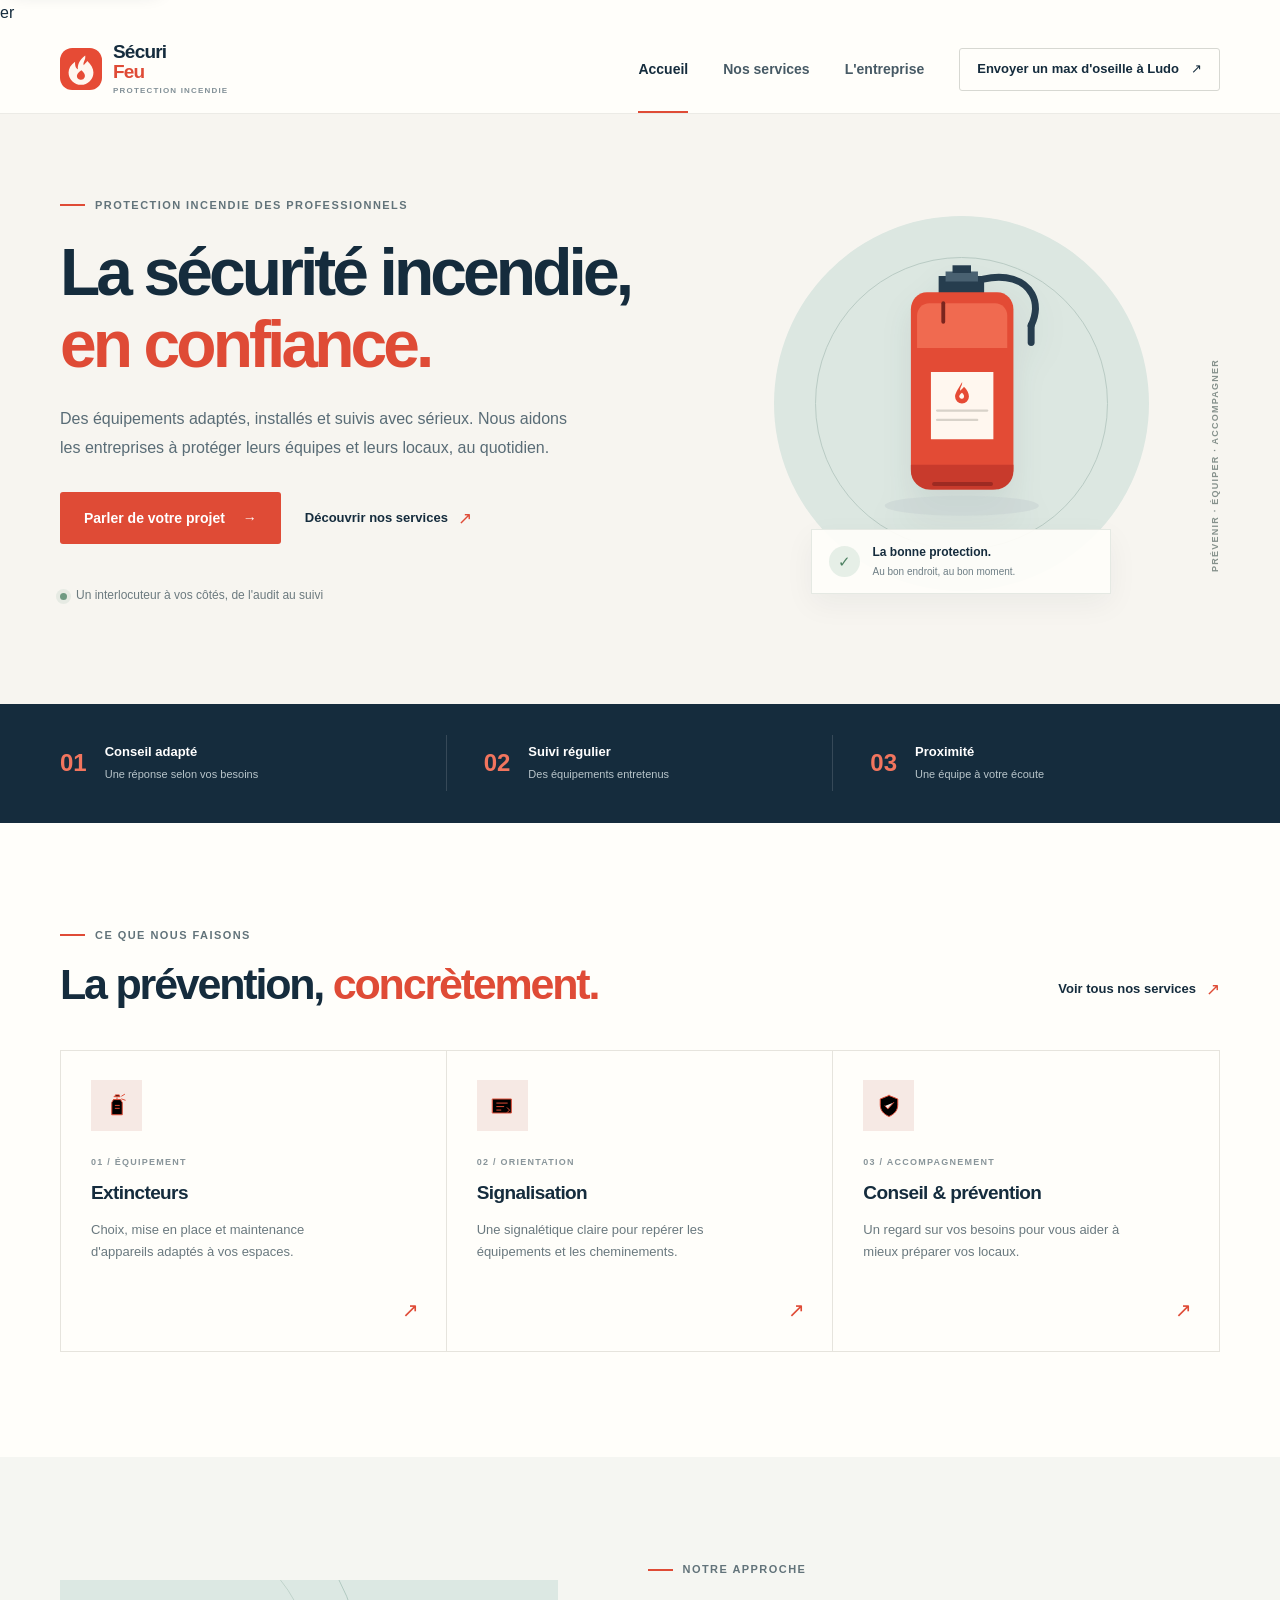
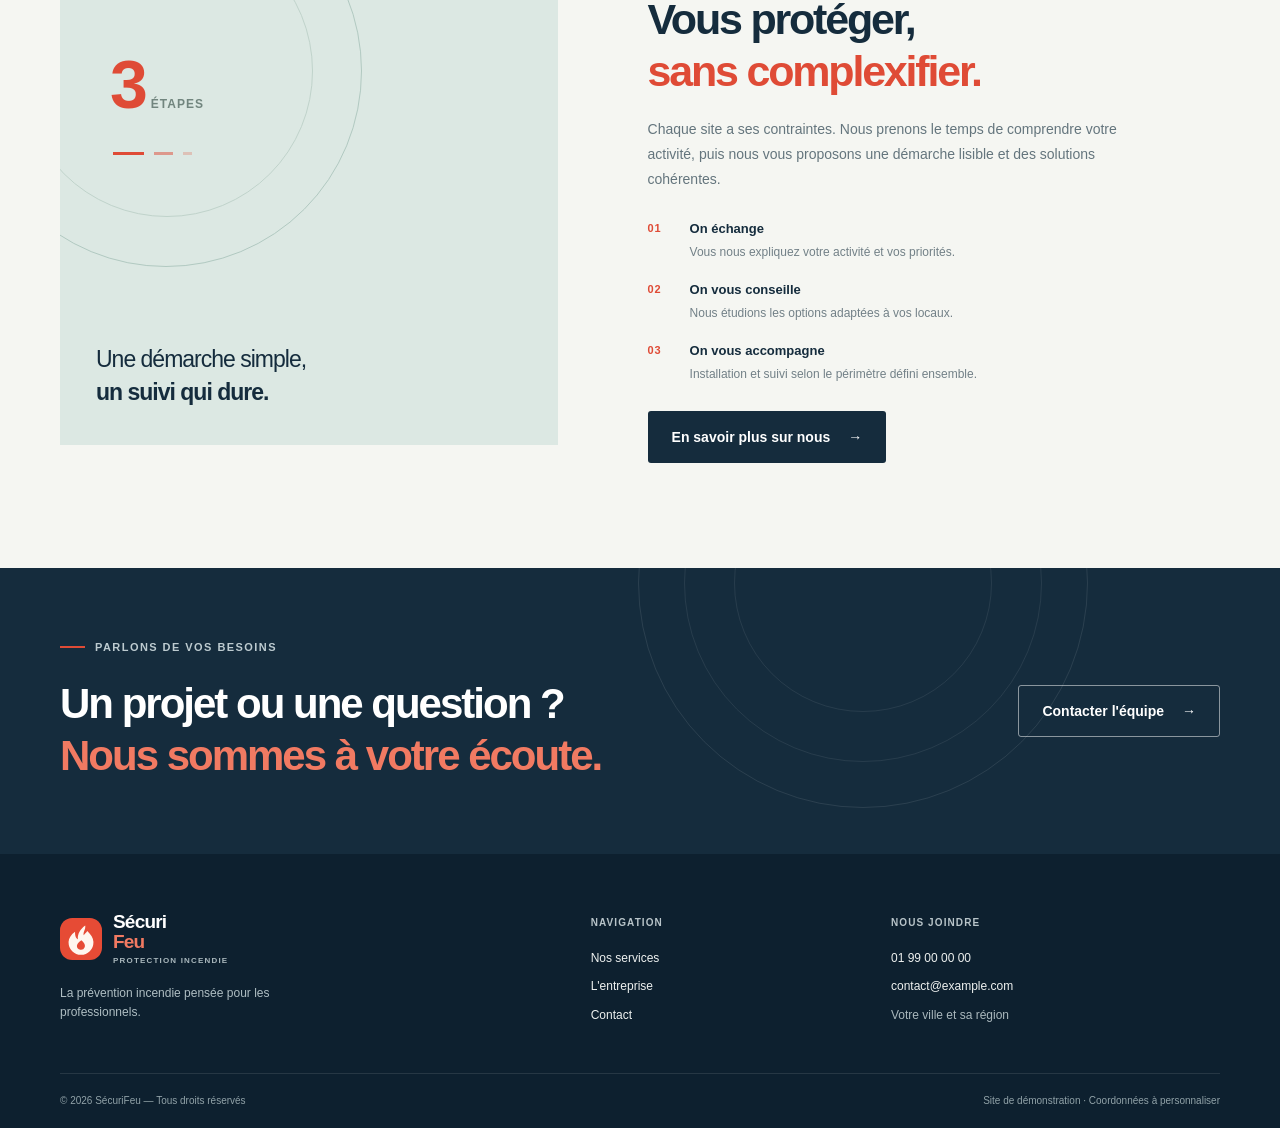
<file: index.html>
er<!doctype html>
<html lang="fr">
  <head>
    <meta charset="utf-8">
    <meta name="viewport" content="width=device-width, initial-scale=1">
    <meta name="description" content="SécuriFeu accompagne les entreprises dans le choix, l'installation et la maintenance de leurs équipements de protection incendie.">
    <meta name="theme-color" content="#102638">
    <title>SécuriFeu — La sécurité incendie, en confiance</title>
    <link rel="icon" href="assets/img/mark.svg" type="image/svg+xml">
    <link rel="stylesheet" href="assets/css/style.css">
    <script src="assets/js/main.js" defer></script>
  </head>
  <body>
    <a class="skip-link" href="#contenu">Aller au contenu</a>
    <header class="site-header">
      <div class="container header-inner">
        <a class="brand" href="index.html" aria-label="SécuriFeu, accueil">
          <img src="assets/img/mark.svg" width="42" height="42" alt="">
          <span class="brand-name">Sécuri<span>Feu</span><small>PROTECTION INCENDIE</small></span>
        </a>
        <button class="menu-toggle" type="button" aria-expanded="false" aria-controls="primary-nav">
          <span class="sr-only">Ouvrir le menu</span>
          <span></span><span></span><span></span>
        </button>
        <nav class="primary-nav" id="primary-nav" aria-label="Navigation principale">
          <a class="nav-link is-current" href="index.html" aria-current="page">Accueil</a>
          <a class="nav-link" href="services.html">Nos services</a>
          <a class="nav-link" href="entreprise.html">L'entreprise</a>
          <a class="button button-small button-outline" href="contact.html">Envoyer un max d'oseille à Ludo<span aria-hidden="true">↗</span></a>
        </nav>
      </div>
    </header>

    <main id="contenu">
      <section class="hero">
        <div class="container hero-grid">
          <div class="hero-copy">
            <p class="eyebrow"><span class="eyebrow-line"></span> Protection incendie des professionnels</p>
            <h1>La sécurité incendie,<br><em>en confiance.</em></h1>
            <p class="hero-intro">Des équipements adaptés, installés et suivis avec sérieux. Nous aidons les entreprises à protéger leurs équipes et leurs locaux, au quotidien.</p>
            <div class="hero-actions">
              <a class="button button-primary" href="contact.html">Parler de votre projet <span aria-hidden="true">→</span></a>
              <a class="text-link" href="services.html">Découvrir nos services <span aria-hidden="true">↗</span></a>
            </div>
            <div class="hero-note"><span class="status-dot"></span> Un interlocuteur à vos côtés, de l'audit au suivi</div>
          </div>
          <div class="hero-visual">
            <div class="visual-shape visual-shape-one"></div>
            <div class="visual-shape visual-shape-two"></div>
            <div class="visual-card">
              <img src="assets/img/extinguisher.svg" alt="Illustration d'un extincteur rouge" width="286" height="350">
              <div class="visual-caption"><span class="caption-icon" aria-hidden="true">✓</span><span><strong>La bonne protection.</strong><small>Au bon endroit, au bon moment.</small></span></div>
            </div>
            <span class="visual-label">PRÉVENIR · ÉQUIPER · ACCOMPAGNER</span>
          </div>
        </div>
      </section>

      <section class="trust-strip" aria-label="Nos engagements">
        <div class="container trust-grid">
          <div class="trust-item"><span class="trust-number">01</span><span><strong>Conseil adapté</strong><small>Une réponse selon vos besoins</small></span></div>
          <div class="trust-item"><span class="trust-number">02</span><span><strong>Suivi régulier</strong><small>Des équipements entretenus</small></span></div>
          <div class="trust-item"><span class="trust-number">03</span><span><strong>Proximité</strong><small>Une équipe à votre écoute</small></span></div>
        </div>
      </section>

      <section class="section section-services">
        <div class="container">
          <div class="section-heading">
            <div><p class="eyebrow"><span class="eyebrow-line"></span> Ce que nous faisons</p><h2>La prévention, <em>concrètement.</em></h2></div>
            <a class="text-link" href="services.html">Voir tous nos services <span aria-hidden="true">↗</span></a>
          </div>
          <div class="service-grid">
            <a class="service-card" href="services.html#extincteurs">
              <span class="service-icon" aria-hidden="true"><svg viewBox="0 0 48 48"><path d="M19 8h10m-8 0V5h7v3m-9 5h11l3 5v21H15V18l3-5Zm2 10h7m-7 5h7m-4-15v-3m8-3 5-3m-5 8 6 2"/></svg></span>
              <span class="service-index">01 / ÉQUIPEMENT</span><h3>Extincteurs</h3><p>Choix, mise en place et maintenance d'appareils adaptés à vos espaces.</p><span class="card-arrow" aria-hidden="true">↗</span>
            </a>
            <a class="service-card" href="services.html#signalisation">
              <span class="service-icon" aria-hidden="true"><svg viewBox="0 0 48 48"><path d="M8 12h32v24H8zM15 19h18M15 25h12m-12 6h7m11-4 4 4-4 4"/></svg></span>
              <span class="service-index">02 / ORIENTATION</span><h3>Signalisation</h3><p>Une signalétique claire pour repérer les équipements et les cheminements.</p><span class="card-arrow" aria-hidden="true">↗</span>
            </a>
            <a class="service-card" href="services.html#conseil">
              <span class="service-icon" aria-hidden="true"><svg viewBox="0 0 48 48"><path d="M24 6 39 12v10c0 10-6 16-15 20C15 38 9 32 9 22V12l15-6Zm-7 18 5 5 10-11"/></svg></span>
              <span class="service-index">03 / ACCOMPAGNEMENT</span><h3>Conseil &amp; prévention</h3><p>Un regard sur vos besoins pour vous aider à mieux préparer vos locaux.</p><span class="card-arrow" aria-hidden="true">↗</span>
            </a>
          </div>
        </div>
      </section>

      <section class="section section-approach">
        <div class="container approach-grid">
          <div class="approach-visual">
            <div class="approach-number">3<span>étapes</span></div>
            <div class="approach-lines" aria-hidden="true"><span></span><span></span><span></span></div>
            <p>Une démarche simple,<br><strong>un suivi qui dure.</strong></p>
          </div>
          <div class="approach-copy">
            <p class="eyebrow"><span class="eyebrow-line"></span> Notre approche</p>
            <h2>Vous protéger,<br><em>sans complexifier.</em></h2>
            <p class="body-copy">Chaque site a ses contraintes. Nous prenons le temps de comprendre votre activité, puis nous vous proposons une démarche lisible et des solutions cohérentes.</p>
            <ol class="steps-list">
              <li><span>01</span><div><strong>On échange</strong><p>Vous nous expliquez votre activité et vos priorités.</p></div></li>
              <li><span>02</span><div><strong>On vous conseille</strong><p>Nous étudions les options adaptées à vos locaux.</p></div></li>
              <li><span>03</span><div><strong>On vous accompagne</strong><p>Installation et suivi selon le périmètre défini ensemble.</p></div></li>
            </ol>
            <a class="button button-dark" href="entreprise.html">En savoir plus sur nous <span aria-hidden="true">→</span></a>
          </div>
        </div>
      </section>

      <section class="cta-band">
        <div class="container cta-inner">
          <div><p class="eyebrow eyebrow-light"><span class="eyebrow-line"></span> Parlons de vos besoins</p><h2>Un projet ou une question ?<br><em>Nous sommes à votre écoute.</em></h2></div>
          <a class="button button-light" href="contact.html">Contacter l'équipe <span aria-hidden="true">→</span></a>
        </div>
        <div class="cta-orb" aria-hidden="true"></div>
      </section>
    </main>

    <footer class="site-footer">
      <div class="container footer-main">
        <div class="footer-brand">
          <a class="brand brand-light" href="index.html"><img src="assets/img/mark.svg" width="42" height="42" alt=""><span class="brand-name">Sécuri<span>Feu</span><small>PROTECTION INCENDIE</small></span></a>
          <p>La prévention incendie pensée pour les professionnels.</p>
        </div>
        <div class="footer-col"><h2>Navigation</h2><a href="services.html">Nos services</a><a href="entreprise.html">L'entreprise</a><a href="contact.html">Contact</a></div>
        <div class="footer-col"><h2>Nous joindre</h2><a href="tel:+33199000000">01 99 00 00 00</a><a href="mailto:contact@example.com">contact@example.com</a><span>Votre ville et sa région</span></div>
      </div>
      <div class="container footer-bottom"><span>© <span data-year></span> SécuriFeu — Tous droits réservés</span><span>Site de démonstration · Coordonnées à personnaliser</span></div>
    </footer>
  </body>
</html>
</file>
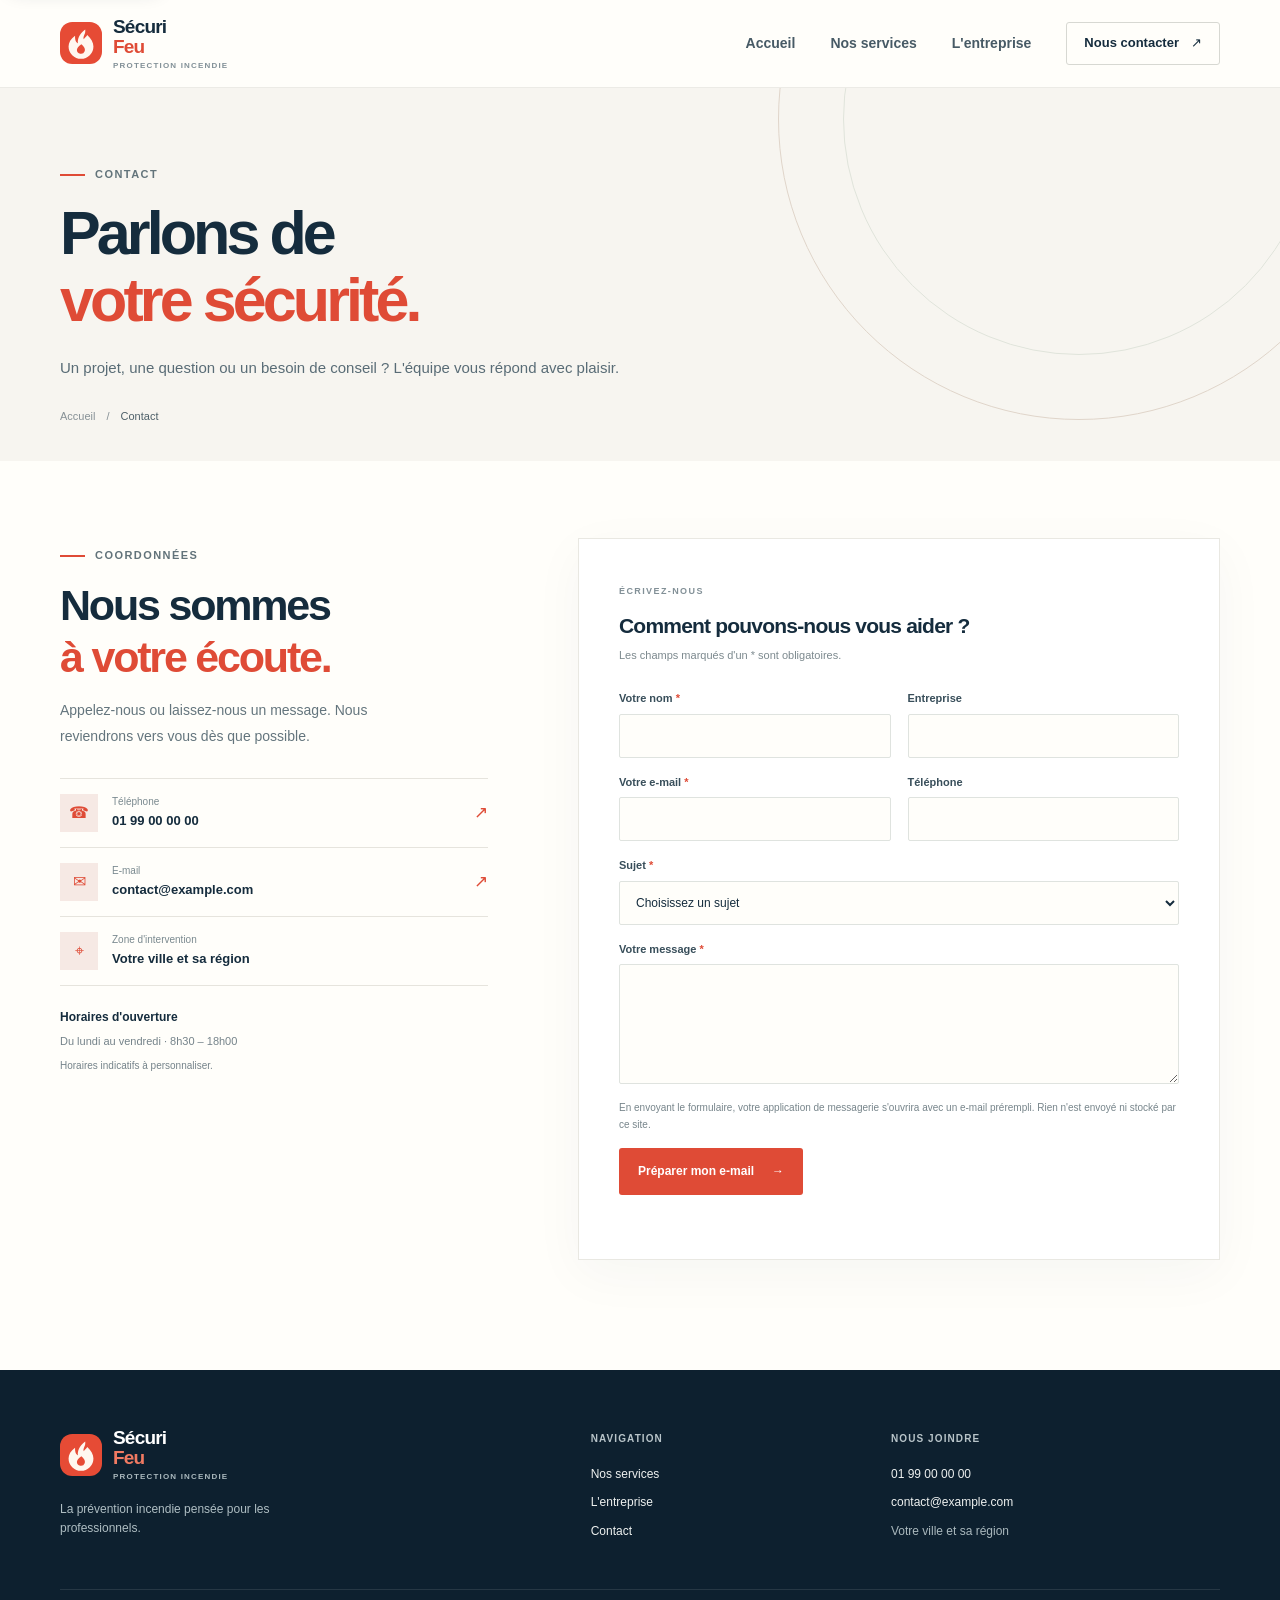
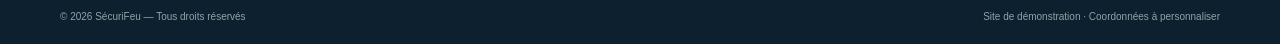
<file: contact.html>
<!doctype html>
<html lang="fr">
  <head>
    <meta charset="utf-8">
    <meta name="viewport" content="width=device-width, initial-scale=1">
    <meta name="description" content="Contactez SécuriFeu pour parler de vos besoins en équipements et prévention incendie.">
    <meta name="theme-color" content="#102638">
    <title>Contact — SécuriFeu</title>
    <link rel="icon" href="assets/img/mark.svg" type="image/svg+xml">
    <link rel="stylesheet" href="assets/css/style.css">
    <script src="assets/js/main.js" defer></script>
  </head>
  <body>
    <a class="skip-link" href="#contenu">Aller au contenu</a>
    <header class="site-header">
      <div class="container header-inner">
        <a class="brand" href="index.html" aria-label="SécuriFeu, accueil"><img src="assets/img/mark.svg" width="42" height="42" alt=""><span class="brand-name">Sécuri<span>Feu</span><small>PROTECTION INCENDIE</small></span></a>
        <button class="menu-toggle" type="button" aria-expanded="false" aria-controls="primary-nav"><span class="sr-only">Ouvrir le menu</span><span></span><span></span><span></span></button>
        <nav class="primary-nav" id="primary-nav" aria-label="Navigation principale"><a class="nav-link" href="index.html">Accueil</a><a class="nav-link" href="services.html">Nos services</a><a class="nav-link" href="entreprise.html">L'entreprise</a><a class="button button-small button-outline" href="contact.html" aria-current="page">Nous contacter <span aria-hidden="true">↗</span></a></nav>
      </div>
    </header>
    <main id="contenu">
      <section class="page-hero page-hero-contact">
        <div class="container page-hero-inner"><p class="eyebrow"><span class="eyebrow-line"></span> Contact</p><h1>Parlons de<br><em>votre sécurité.</em></h1><p>Un projet, une question ou un besoin de conseil ? L'équipe vous répond avec plaisir.</p><div class="breadcrumbs"><a href="index.html">Accueil</a><span aria-hidden="true">/</span><span aria-current="page">Contact</span></div></div>
      </section>
      <section class="section contact-section">
        <div class="container contact-grid">
          <div class="contact-info">
            <p class="eyebrow"><span class="eyebrow-line"></span> Coordonnées</p><h2>Nous sommes<br><em>à votre écoute.</em></h2>
            <p class="body-copy">Appelez-nous ou laissez-nous un message. Nous reviendrons vers vous dès que possible.</p>
            <a class="contact-method" href="tel:+33199000000"><span class="contact-method-icon" aria-hidden="true">☎</span><span><small>Téléphone</small><strong>01 99 00 00 00</strong></span><span class="contact-arrow" aria-hidden="true">↗</span></a>
            <a class="contact-method" href="mailto:contact@example.com"><span class="contact-method-icon" aria-hidden="true">✉</span><span><small>E-mail</small><strong>contact@example.com</strong></span><span class="contact-arrow" aria-hidden="true">↗</span></a>
            <div class="contact-method contact-method-static"><span class="contact-method-icon" aria-hidden="true">⌖</span><span><small>Zone d'intervention</small><strong>Votre ville et sa région</strong></span></div>
            <div class="contact-hours"><strong>Horaires d'ouverture</strong><span>Du lundi au vendredi · 8h30 – 18h00</span><small>Horaires indicatifs à personnaliser.</small></div>
          </div>
          <div class="contact-form-card">
            <div class="form-heading"><span class="form-kicker">ÉCRIVEZ-NOUS</span><h2>Comment pouvons-nous vous aider ?</h2><p>Les champs marqués d'un * sont obligatoires.</p></div>
            <form id="contact-form">
              <div class="form-row">
                <div class="form-field"><label for="name">Votre nom <span>*</span></label><input id="name" name="name" type="text" autocomplete="name" required></div>
                <div class="form-field"><label for="company">Entreprise</label><input id="company" name="company" type="text" autocomplete="organization"></div>
              </div>
              <div class="form-row">
                <div class="form-field"><label for="email">Votre e-mail <span>*</span></label><input id="email" name="email" type="email" autocomplete="email" required></div>
                <div class="form-field"><label for="phone">Téléphone</label><input id="phone" name="phone" type="tel" autocomplete="tel"></div>
              </div>
              <div class="form-field"><label for="subject">Sujet <span>*</span></label><select id="subject" name="subject" required><option value="" selected disabled>Choisissez un sujet</option><option>Extincteurs et maintenance</option><option>Signalisation</option><option>Conseil en prévention</option><option>Autre demande</option></select></div>
              <div class="form-field"><label for="message">Votre message <span>*</span></label><textarea id="message" name="message" rows="5" required></textarea></div>
              <p class="form-privacy">En envoyant le formulaire, votre application de messagerie s'ouvrira avec un e-mail prérempli. Rien n'est envoyé ni stocké par ce site.</p>
              <button class="button button-primary form-submit" type="submit">Préparer mon e-mail <span aria-hidden="true">→</span></button>
              <p class="form-status" id="form-status" role="status" aria-live="polite"></p>
            </form>
          </div>
        </div>
      </section>
    </main>
    <footer class="site-footer">
      <div class="container footer-main"><div class="footer-brand"><a class="brand brand-light" href="index.html"><img src="assets/img/mark.svg" width="42" height="42" alt=""><span class="brand-name">Sécuri<span>Feu</span><small>PROTECTION INCENDIE</small></span></a><p>La prévention incendie pensée pour les professionnels.</p></div><div class="footer-col"><h2>Navigation</h2><a href="services.html">Nos services</a><a href="entreprise.html">L'entreprise</a><a href="contact.html">Contact</a></div><div class="footer-col"><h2>Nous joindre</h2><a href="tel:+33199000000">01 99 00 00 00</a><a href="mailto:contact@example.com">contact@example.com</a><span>Votre ville et sa région</span></div></div>
      <div class="container footer-bottom"><span>© <span data-year></span> SécuriFeu — Tous droits réservés</span><span>Site de démonstration · Coordonnées à personnaliser</span></div>
    </footer>
  </body>
</html>
</file>
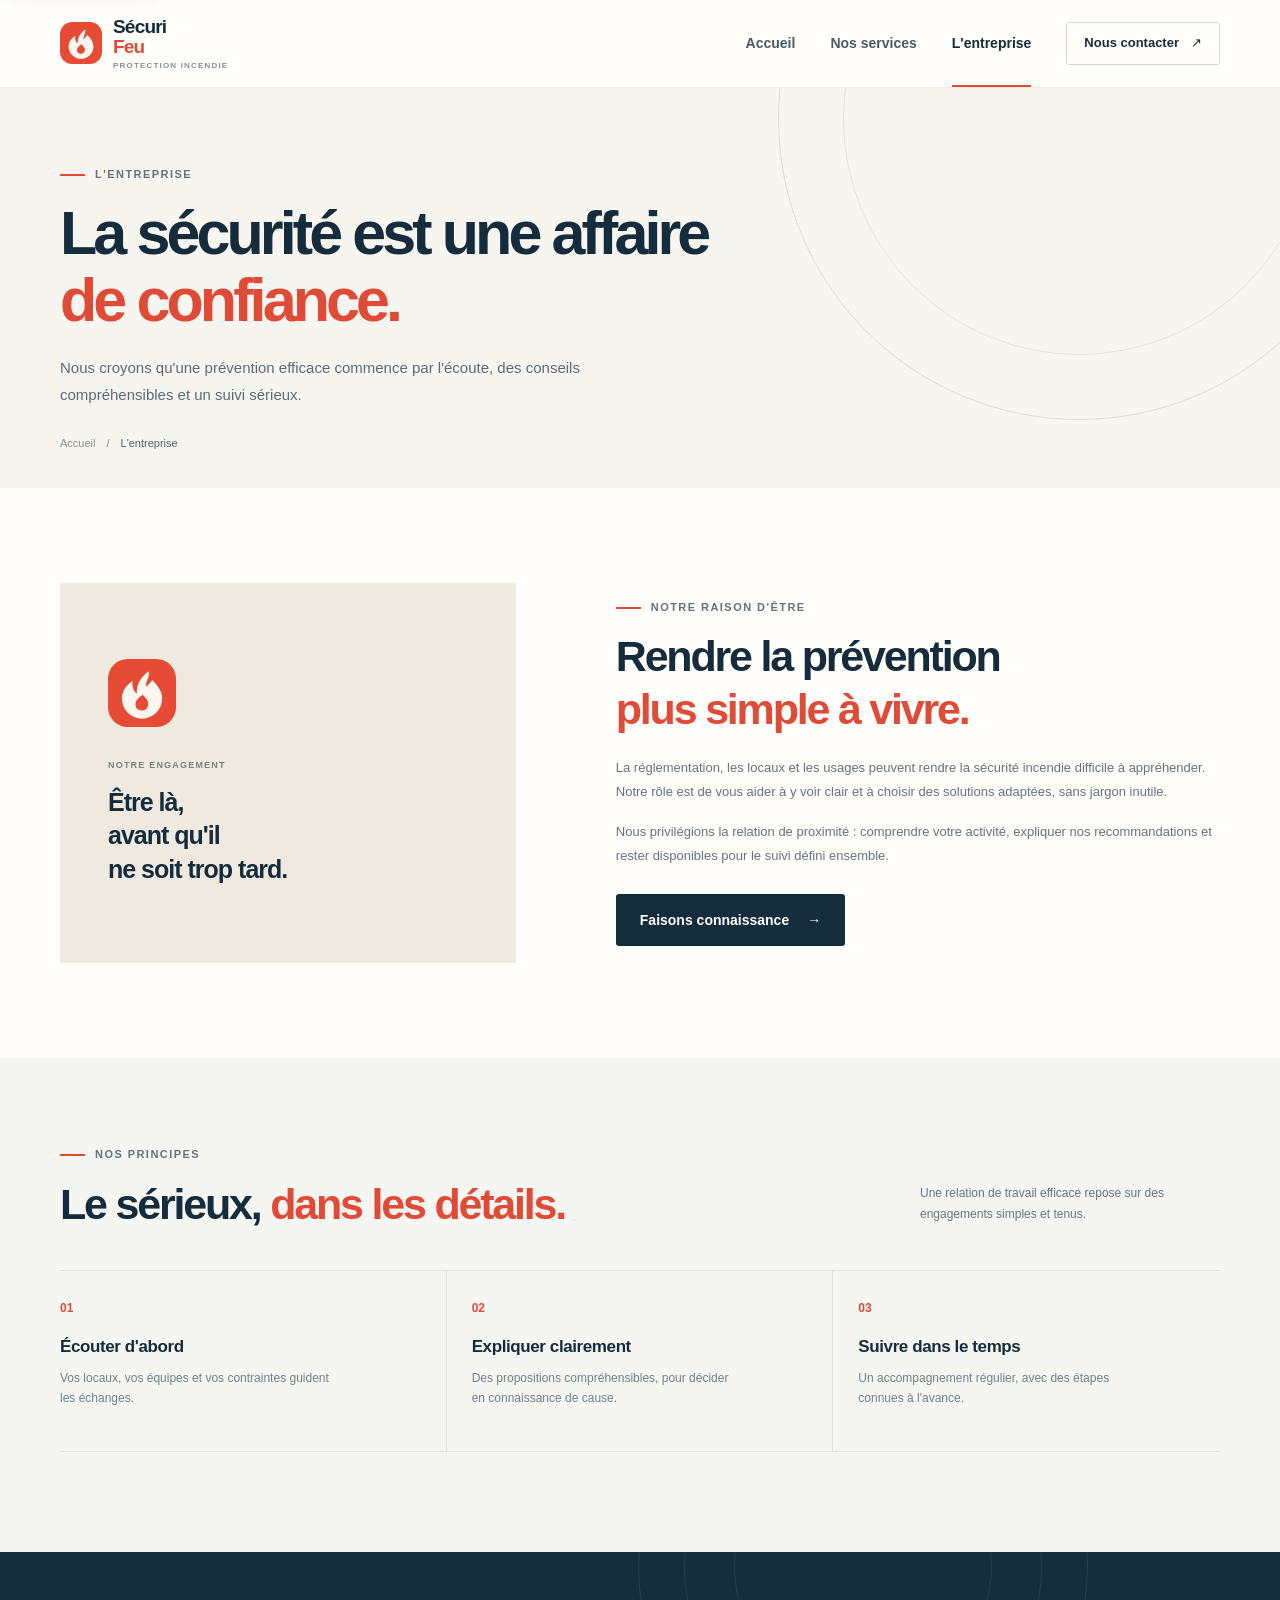
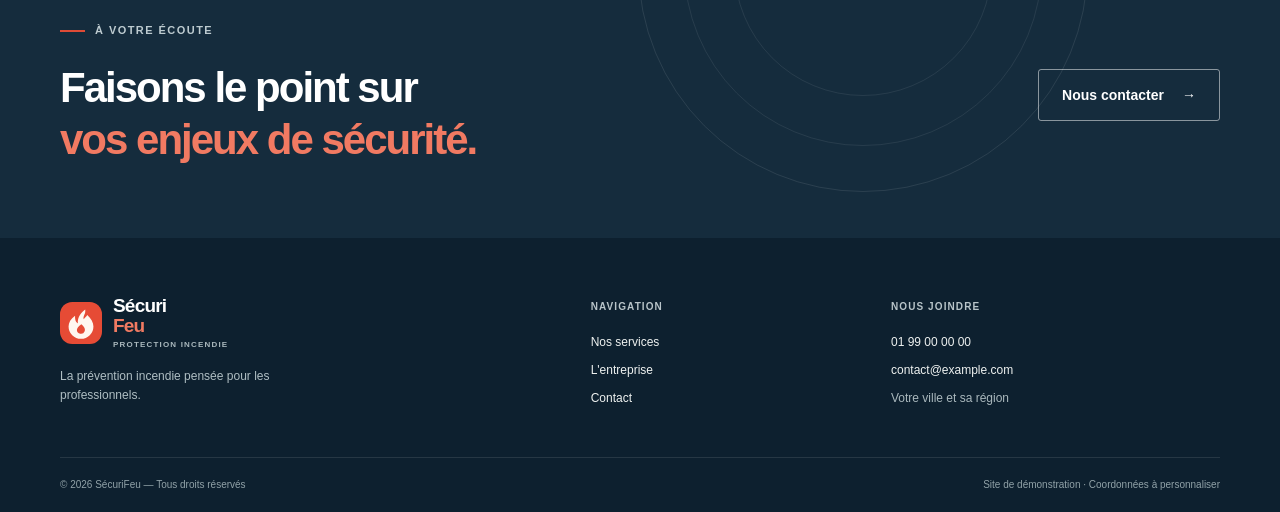
<file: entreprise.html>
<!doctype html>
<html lang="fr">
  <head>
    <meta charset="utf-8">
    <meta name="viewport" content="width=device-width, initial-scale=1">
    <meta name="description" content="Découvrez l'approche de SécuriFeu, entreprise de protection incendie dédiée aux professionnels.">
    <meta name="theme-color" content="#102638">
    <title>L'entreprise — SécuriFeu</title>
    <link rel="icon" href="assets/img/mark.svg" type="image/svg+xml">
    <link rel="stylesheet" href="assets/css/style.css">
    <script src="assets/js/main.js" defer></script>
  </head>
  <body>
    <a class="skip-link" href="#contenu">Aller au contenu</a>
    <header class="site-header">
      <div class="container header-inner">
        <a class="brand" href="index.html" aria-label="SécuriFeu, accueil"><img src="assets/img/mark.svg" width="42" height="42" alt=""><span class="brand-name">Sécuri<span>Feu</span><small>PROTECTION INCENDIE</small></span></a>
        <button class="menu-toggle" type="button" aria-expanded="false" aria-controls="primary-nav"><span class="sr-only">Ouvrir le menu</span><span></span><span></span><span></span></button>
        <nav class="primary-nav" id="primary-nav" aria-label="Navigation principale"><a class="nav-link" href="index.html">Accueil</a><a class="nav-link" href="services.html">Nos services</a><a class="nav-link is-current" href="entreprise.html" aria-current="page">L'entreprise</a><a class="button button-small button-outline" href="contact.html">Nous contacter <span aria-hidden="true">↗</span></a></nav>
      </div>
    </header>
    <main id="contenu">
      <section class="page-hero">
        <div class="container page-hero-inner"><p class="eyebrow"><span class="eyebrow-line"></span> L'entreprise</p><h1>La sécurité est une affaire<br><em>de confiance.</em></h1><p>Nous croyons qu'une prévention efficace commence par l'écoute, des conseils compréhensibles et un suivi sérieux.</p><div class="breadcrumbs"><a href="index.html">Accueil</a><span aria-hidden="true">/</span><span aria-current="page">L'entreprise</span></div></div>
      </section>
      <section class="section story-section"><div class="container story-grid"><div class="story-mark"><img src="assets/img/mark.svg" width="76" height="76" alt=""><span>NOTRE ENGAGEMENT</span><strong>Être là,<br>avant qu'il<br>ne soit trop tard.</strong></div><div class="story-copy"><p class="eyebrow"><span class="eyebrow-line"></span> Notre raison d'être</p><h2>Rendre la prévention<br><em>plus simple à vivre.</em></h2><p>La réglementation, les locaux et les usages peuvent rendre la sécurité incendie difficile à appréhender. Notre rôle est de vous aider à y voir clair et à choisir des solutions adaptées, sans jargon inutile.</p><p>Nous privilégions la relation de proximité : comprendre votre activité, expliquer nos recommandations et rester disponibles pour le suivi défini ensemble.</p><a class="button button-dark" href="contact.html">Faisons connaissance <span aria-hidden="true">→</span></a></div></div></section>
      <section class="values-section"><div class="container"><div class="section-heading"><div><p class="eyebrow"><span class="eyebrow-line"></span> Nos principes</p><h2>Le sérieux, <em>dans les détails.</em></h2></div><p class="body-copy heading-aside">Une relation de travail efficace repose sur des engagements simples et tenus.</p></div><div class="values-grid"><article><span>01</span><h3>Écouter d'abord</h3><p>Vos locaux, vos équipes et vos contraintes guident les échanges.</p></article><article><span>02</span><h3>Expliquer clairement</h3><p>Des propositions compréhensibles, pour décider en connaissance de cause.</p></article><article><span>03</span><h3>Suivre dans le temps</h3><p>Un accompagnement régulier, avec des étapes connues à l'avance.</p></article></div></div></section>
      <section class="cta-band"><div class="container cta-inner"><div><p class="eyebrow eyebrow-light"><span class="eyebrow-line"></span> À votre écoute</p><h2>Faisons le point sur<br><em>vos enjeux de sécurité.</em></h2></div><a class="button button-light" href="contact.html">Nous contacter <span aria-hidden="true">→</span></a></div><div class="cta-orb" aria-hidden="true"></div></section>
    </main>
    <footer class="site-footer">
      <div class="container footer-main"><div class="footer-brand"><a class="brand brand-light" href="index.html"><img src="assets/img/mark.svg" width="42" height="42" alt=""><span class="brand-name">Sécuri<span>Feu</span><small>PROTECTION INCENDIE</small></span></a><p>La prévention incendie pensée pour les professionnels.</p></div><div class="footer-col"><h2>Navigation</h2><a href="services.html">Nos services</a><a href="entreprise.html">L'entreprise</a><a href="contact.html">Contact</a></div><div class="footer-col"><h2>Nous joindre</h2><a href="tel:+33199000000">01 99 00 00 00</a><a href="mailto:contact@example.com">contact@example.com</a><span>Votre ville et sa région</span></div></div>
      <div class="container footer-bottom"><span>© <span data-year></span> SécuriFeu — Tous droits réservés</span><span>Site de démonstration · Coordonnées à personnaliser</span></div>
    </footer>
  </body>
</html>
</file>
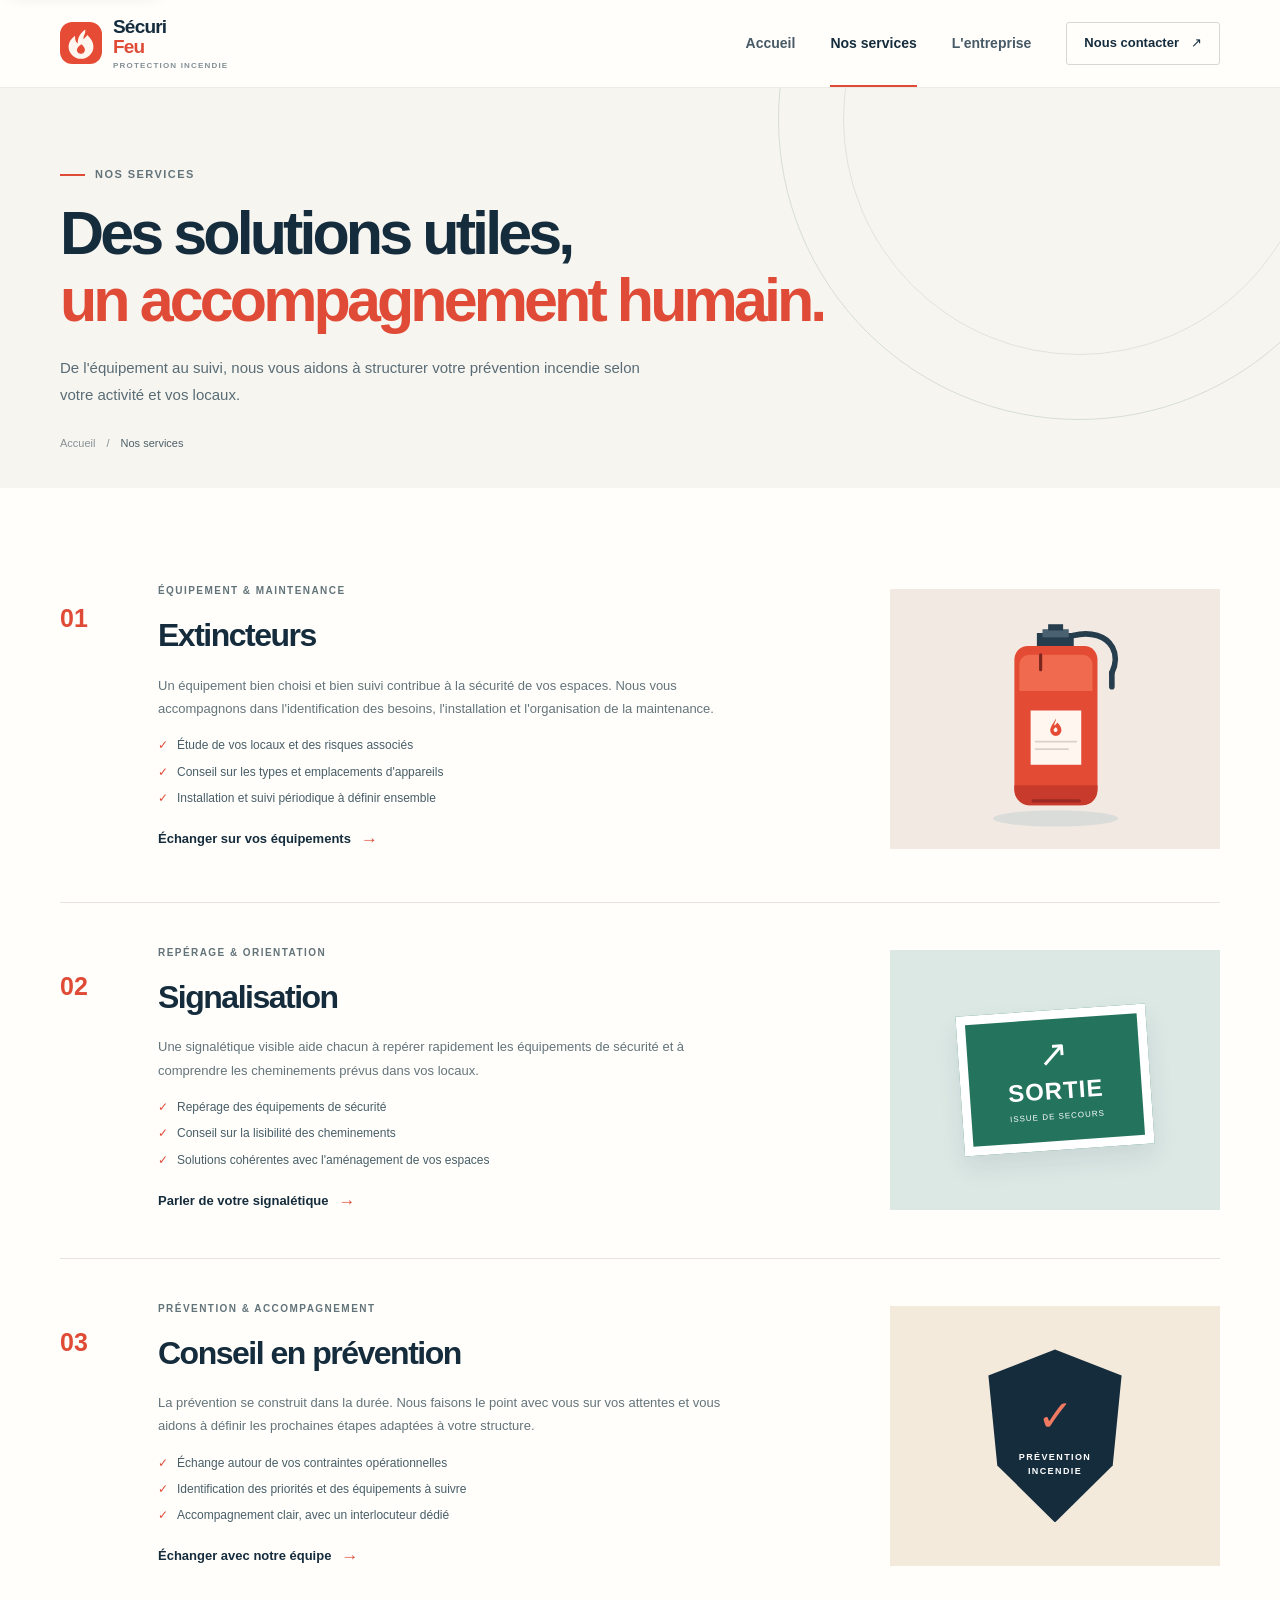
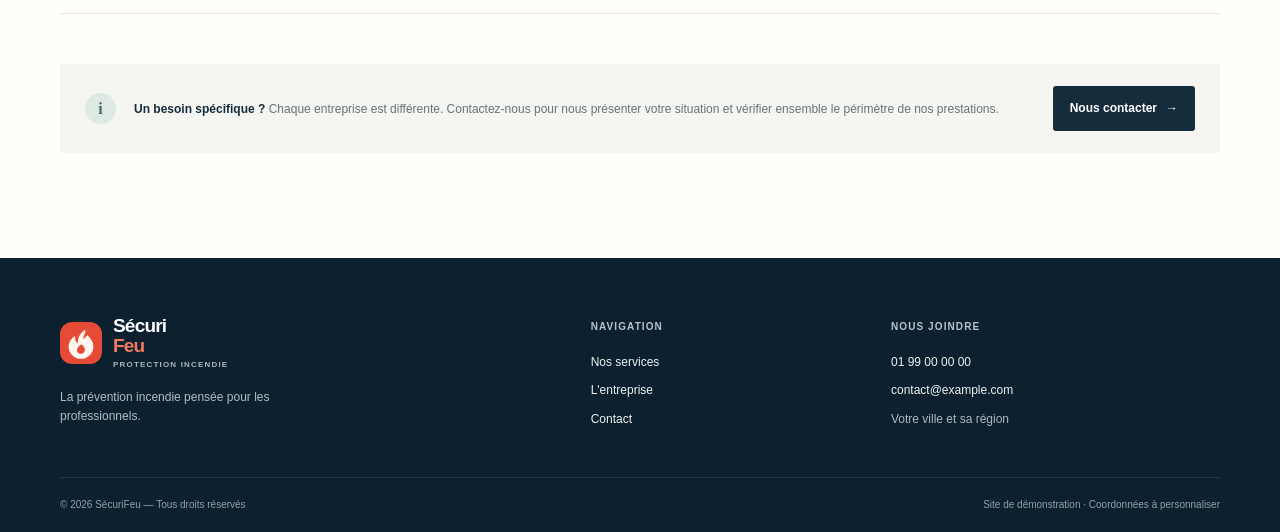
<file: services.html>
<!doctype html>
<html lang="fr">
  <head>
    <meta charset="utf-8">
    <meta name="viewport" content="width=device-width, initial-scale=1">
    <meta name="description" content="Découvrez les solutions SécuriFeu : extincteurs, signalisation et conseil en prévention incendie pour les professionnels.">
    <meta name="theme-color" content="#102638">
    <title>Nos services — SécuriFeu</title>
    <link rel="icon" href="assets/img/mark.svg" type="image/svg+xml">
    <link rel="stylesheet" href="assets/css/style.css">
    <script src="assets/js/main.js" defer></script>
  </head>
  <body>
    <a class="skip-link" href="#contenu">Aller au contenu</a>
    <header class="site-header">
      <div class="container header-inner">
        <a class="brand" href="index.html" aria-label="SécuriFeu, accueil"><img src="assets/img/mark.svg" width="42" height="42" alt=""><span class="brand-name">Sécuri<span>Feu</span><small>PROTECTION INCENDIE</small></span></a>
        <button class="menu-toggle" type="button" aria-expanded="false" aria-controls="primary-nav"><span class="sr-only">Ouvrir le menu</span><span></span><span></span><span></span></button>
        <nav class="primary-nav" id="primary-nav" aria-label="Navigation principale"><a class="nav-link" href="index.html">Accueil</a><a class="nav-link is-current" href="services.html" aria-current="page">Nos services</a><a class="nav-link" href="entreprise.html">L'entreprise</a><a class="button button-small button-outline" href="contact.html">Nous contacter <span aria-hidden="true">↗</span></a></nav>
      </div>
    </header>
    <main id="contenu">
      <section class="page-hero">
        <div class="container page-hero-inner"><p class="eyebrow"><span class="eyebrow-line"></span> Nos services</p><h1>Des solutions utiles,<br><em>un accompagnement humain.</em></h1><p>De l'équipement au suivi, nous vous aidons à structurer votre prévention incendie selon votre activité et vos locaux.</p><div class="breadcrumbs"><a href="index.html">Accueil</a><span aria-hidden="true">/</span><span aria-current="page">Nos services</span></div></div>
      </section>
      <section class="section services-detail">
        <div class="container">
          <article class="detail-row" id="extincteurs"><div class="detail-number">01</div><div class="detail-copy"><p class="eyebrow">Équipement &amp; maintenance</p><h2>Extincteurs</h2><p>Un équipement bien choisi et bien suivi contribue à la sécurité de vos espaces. Nous vous accompagnons dans l'identification des besoins, l'installation et l'organisation de la maintenance.</p><ul class="check-list"><li>Étude de vos locaux et des risques associés</li><li>Conseil sur les types et emplacements d'appareils</li><li>Installation et suivi périodique à définir ensemble</li></ul><a class="text-link" href="contact.html">Échanger sur vos équipements <span aria-hidden="true">→</span></a></div><div class="detail-art detail-art-red"><img src="assets/img/extinguisher.svg" alt="" width="210" height="260"></div></article>
          <article class="detail-row detail-row-reverse" id="signalisation"><div class="detail-number">02</div><div class="detail-copy"><p class="eyebrow">Repérage &amp; orientation</p><h2>Signalisation</h2><p>Une signalétique visible aide chacun à repérer rapidement les équipements de sécurité et à comprendre les cheminements prévus dans vos locaux.</p><ul class="check-list"><li>Repérage des équipements de sécurité</li><li>Conseil sur la lisibilité des cheminements</li><li>Solutions cohérentes avec l'aménagement de vos espaces</li></ul><a class="text-link" href="contact.html">Parler de votre signalétique <span aria-hidden="true">→</span></a></div><div class="detail-art detail-art-blue"><div class="sign-board"><span>↗</span><strong>SORTIE</strong><small>ISSUE DE SECOURS</small></div></div></article>
          <article class="detail-row" id="conseil"><div class="detail-number">03</div><div class="detail-copy"><p class="eyebrow">Prévention &amp; accompagnement</p><h2>Conseil en prévention</h2><p>La prévention se construit dans la durée. Nous faisons le point avec vous sur vos attentes et vous aidons à définir les prochaines étapes adaptées à votre structure.</p><ul class="check-list"><li>Échange autour de vos contraintes opérationnelles</li><li>Identification des priorités et des équipements à suivre</li><li>Accompagnement clair, avec un interlocuteur dédié</li></ul><a class="text-link" href="contact.html">Échanger avec notre équipe <span aria-hidden="true">→</span></a></div><div class="detail-art detail-art-sand"><div class="shield-graphic"><span>✓</span><small>PRÉVENTION<br>INCENDIE</small></div></div></article>
          <div class="notice-box"><span class="notice-mark">i</span><p><strong>Un besoin spécifique ?</strong> Chaque entreprise est différente. Contactez-nous pour nous présenter votre situation et vérifier ensemble le périmètre de nos prestations.</p><a class="button button-dark" href="contact.html">Nous contacter <span aria-hidden="true">→</span></a></div>
        </div>
      </section>
    </main>
    <footer class="site-footer">
      <div class="container footer-main"><div class="footer-brand"><a class="brand brand-light" href="index.html"><img src="assets/img/mark.svg" width="42" height="42" alt=""><span class="brand-name">Sécuri<span>Feu</span><small>PROTECTION INCENDIE</small></span></a><p>La prévention incendie pensée pour les professionnels.</p></div><div class="footer-col"><h2>Navigation</h2><a href="services.html">Nos services</a><a href="entreprise.html">L'entreprise</a><a href="contact.html">Contact</a></div><div class="footer-col"><h2>Nous joindre</h2><a href="tel:+33199000000">01 99 00 00 00</a><a href="mailto:contact@example.com">contact@example.com</a><span>Votre ville et sa région</span></div></div>
      <div class="container footer-bottom"><span>© <span data-year></span> SécuriFeu — Tous droits réservés</span><span>Site de démonstration · Coordonnées à personnaliser</span></div>
    </footer>
  </body>
</html>
</file>
<file: assets/css/style.css>
:root {
  color-scheme: light;
  --ink: #152c3d;
  --ink-soft: #344b5a;
  --muted: #6e7e85;
  --red: #df4b36;
  --red-dark: #c83d2b;
  --cream: #f7f5f0;
  --paper: #fffefa;
  --line: #e6e4dd;
  --teal: #d9e8e4;
  --font-body: "Avenir Next", Avenir, "Segoe UI", sans-serif;
  --font-heading: "Avenir Next", Avenir, "Segoe UI", sans-serif;
  font-family: var(--font-body);
  color: var(--ink);
  background: var(--paper);
  font-synthesis: none;
  text-rendering: optimizeLegibility;
}

* {
  box-sizing: border-box;
}

html {
  scroll-behavior: smooth;
}

body {
  margin: 0;
  min-width: 320px;
  background: var(--paper);
  color: var(--ink);
  font-size: 16px;
  line-height: 1.6;
}

img,
svg {
  display: block;
  max-width: 100%;
}

a {
  color: inherit;
  text-decoration: none;
}

button,
input,
select,
textarea {
  font: inherit;
}

button,
a,
input,
select,
textarea {
  -webkit-tap-highlight-color: transparent;
}

a:focus-visible,
button:focus-visible,
input:focus-visible,
select:focus-visible,
textarea:focus-visible {
  outline: 3px solid #e98967;
  outline-offset: 4px;
}

.container {
  width: min(1160px, calc(100% - 48px));
  margin-inline: auto;
}

.sr-only {
  position: absolute;
  width: 1px;
  height: 1px;
  padding: 0;
  margin: -1px;
  overflow: hidden;
  clip: rect(0, 0, 0, 0);
  white-space: nowrap;
  border: 0;
}

.skip-link {
  position: fixed;
  z-index: 20;
  top: 12px;
  left: 12px;
  padding: 10px 15px;
  transform: translateY(-160%);
  border-radius: 4px;
  background: white;
  color: var(--ink);
  box-shadow: 0 5px 20px #10263833;
}

.skip-link:focus {
  transform: translateY(0);
}

.site-header {
  position: relative;
  z-index: 5;
  height: 88px;
  background: var(--paper);
  border-bottom: 1px solid #ecebe6;
}

.header-inner,
.primary-nav,
.brand {
  display: flex;
  align-items: center;
}

.header-inner {
  height: 100%;
  justify-content: space-between;
}

.brand {
  gap: 11px;
  flex: 0 0 auto;
}

.brand img {
  width: 42px;
  height: 42px;
}

.brand-name {
  display: flex;
  flex-direction: column;
  font-family: var(--font-heading);
  font-size: 19px;
  font-weight: 800;
  line-height: 1.05;
  letter-spacing: -0.8px;
}

.brand-name > span {
  display: inline;
  color: var(--red);
}

.brand-name small {
  margin-top: 5px;
  color: #829097;
  font-family: var(--font-body);
  font-size: 8px;
  font-weight: 700;
  letter-spacing: 1.18px;
}

.primary-nav {
  gap: 35px;
  height: 100%;
}

.nav-link {
  position: relative;
  display: inline-flex;
  align-items: center;
  height: 100%;
  color: #475a65;
  font-size: 14px;
  font-weight: 600;
  transition: color 160ms ease;
}

.nav-link::after {
  position: absolute;
  right: 0;
  bottom: 0;
  left: 0;
  height: 2px;
  background: var(--red);
  content: "";
  transform: scaleX(0);
  transform-origin: left;
  transition: transform 160ms ease;
}

.nav-link:hover,
.nav-link.is-current {
  color: var(--ink);
}

.nav-link:hover::after,
.nav-link.is-current::after {
  transform: scaleX(1);
}

.button {
  display: inline-flex;
  min-height: 52px;
  align-items: center;
  justify-content: center;
  gap: 18px;
  padding: 0 23px;
  border: 1px solid transparent;
  border-radius: 3px;
  font-size: 14px;
  font-weight: 700;
  transition: background-color 160ms ease, color 160ms ease, border-color 160ms ease, transform 160ms ease;
}

.button:hover {
  transform: translateY(-2px);
}

.button-small {
  min-height: 43px;
  padding-inline: 17px;
  gap: 12px;
  font-size: 13px;
}

.button-primary {
  background: var(--red);
  color: white;
}

.button-primary:hover {
  background: var(--red-dark);
}

.button-outline {
  border-color: #d7d8d2;
  color: var(--ink);
}

.button-outline:hover {
  border-color: var(--ink);
  background: var(--ink);
  color: white;
}

.button-dark {
  background: var(--ink);
  color: white;
}

.button-dark:hover {
  background: #25445a;
}

.button-light {
  border-color: #ffffff80;
  background: transparent;
  color: white;
}

.button-light:hover {
  background: white;
  color: var(--ink);
}

.menu-toggle {
  display: none;
}

.hero {
  position: relative;
  overflow: hidden;
  background: var(--cream);
}

.hero-grid {
  display: grid;
  min-height: 590px;
  grid-template-columns: 1.08fr 0.92fr;
  align-items: center;
  gap: 36px;
  padding-block: 65px 75px;
}

.hero-copy {
  position: relative;
  z-index: 1;
  padding-bottom: 4px;
}

.eyebrow {
  display: flex;
  align-items: center;
  gap: 10px;
  margin: 0 0 23px;
  color: #62737a;
  font-size: 11px;
  font-weight: 700;
  letter-spacing: 1.45px;
  line-height: 1.4;
  text-transform: uppercase;
}

.eyebrow-line {
  width: 25px;
  height: 2px;
  flex: 0 0 auto;
  background: var(--red);
}

h1,
h2,
h3,
p {
  margin-top: 0;
}

h1,
h2,
h3 {
  font-family: var(--font-heading);
}

.hero h1,
.page-hero h1 {
  margin-bottom: 24px;
  font-size: clamp(42px, 5.15vw, 68px);
  font-weight: 700;
  letter-spacing: -3.9px;
  line-height: 1.1;
}

h1 em,
h2 em {
  color: var(--red);
  font-style: normal;
}

.hero-intro,
.page-hero-inner > p:not(.eyebrow) {
  max-width: 510px;
  margin-bottom: 30px;
  color: #596c76;
  font-size: 16px;
  line-height: 1.8;
}

.hero-actions {
  display: flex;
  flex-wrap: wrap;
  align-items: center;
  gap: 24px;
}

.text-link {
  display: inline-flex;
  align-items: center;
  gap: 10px;
  color: var(--ink);
  font-size: 13px;
  font-weight: 700;
  transition: color 150ms ease;
}

.text-link span {
  color: var(--red);
  font-size: 17px;
}

.text-link:hover {
  color: var(--red-dark);
}

.hero-note {
  display: flex;
  align-items: center;
  gap: 9px;
  margin-top: 42px;
  color: #6c7a7f;
  font-size: 12px;
}

.status-dot {
  width: 7px;
  height: 7px;
  border-radius: 50%;
  background: #6f9a82;
  box-shadow: 0 0 0 4px #6f9a821f;
}

.hero-visual {
  position: relative;
  display: grid;
  min-height: 430px;
  place-items: center;
}

.visual-shape {
  position: absolute;
  border-radius: 50%;
}

.visual-shape-one {
  width: 375px;
  height: 375px;
  background: #dce7e1;
}

.visual-shape-two {
  width: 293px;
  height: 293px;
  border: 1px solid #b9cbc4;
}

.visual-card {
  position: relative;
  display: flex;
  width: 315px;
  height: 385px;
  align-items: center;
  flex-direction: column;
  justify-content: flex-start;
  padding-top: 21px;
}

.visual-card > img {
  z-index: 1;
  width: 232px;
  height: 300px;
  object-fit: contain;
  filter: drop-shadow(0 15px 15px #19314015);
}

.visual-caption {
  z-index: 2;
  display: flex;
  width: 300px;
  align-items: center;
  gap: 12px;
  margin-top: -3px;
  padding: 13px 17px;
  border: 1px solid #e5e9e3;
  background: #fffefaed;
  box-shadow: 0 10px 30px #1026380d;
}

.caption-icon {
  display: grid;
  width: 31px;
  height: 31px;
  flex: 0 0 auto;
  place-items: center;
  border-radius: 50%;
  background: #e6efe7;
  color: #4d8062;
  font-size: 15px;
  font-weight: 700;
}

.visual-caption strong,
.visual-caption small {
  display: block;
}

.visual-caption strong {
  font-size: 12px;
}

.visual-caption small {
  margin-top: 2px;
  color: var(--muted);
  font-size: 10px;
}

.visual-label {
  position: absolute;
  right: -2px;
  bottom: 47px;
  color: #86918c;
  font-size: 9px;
  font-weight: 700;
  letter-spacing: 1.25px;
  writing-mode: vertical-rl;
  transform: rotate(180deg);
}

.trust-strip {
  background: var(--ink);
  color: white;
}

.trust-grid {
  display: grid;
  min-height: 119px;
  grid-template-columns: repeat(3, 1fr);
  align-items: center;
}

.trust-item {
  display: flex;
  min-height: 56px;
  align-items: center;
  gap: 18px;
  padding-left: 37px;
  border-right: 1px solid #ffffff24;
}

.trust-item:first-child {
  padding-left: 0;
}

.trust-item:last-child {
  border-right: 0;
}

.trust-number {
  color: #f2755e;
  font-family: var(--font-heading);
  font-size: 24px;
  font-weight: 600;
}

.trust-item strong,
.trust-item small {
  display: block;
}

.trust-item strong {
  font-size: 13px;
  font-weight: 600;
}

.trust-item small {
  margin-top: 3px;
  color: #b8c5ca;
  font-size: 11px;
}

.section {
  padding-block: 105px;
}

.section-services {
  background: var(--paper);
}

.section-heading {
  display: flex;
  align-items: flex-end;
  justify-content: space-between;
  gap: 35px;
  margin-bottom: 40px;
}

.section-heading .eyebrow,
.approach-copy .eyebrow,
.story-copy .eyebrow,
.contact-info .eyebrow {
  margin-bottom: 15px;
}

.section-heading h2,
.approach-copy h2,
.story-copy h2,
.contact-info h2 {
  margin-bottom: 0;
  font-size: clamp(32px, 3.4vw, 43px);
  font-weight: 700;
  letter-spacing: -2.2px;
  line-height: 1.22;
}

.section-heading > .text-link {
  margin-bottom: 7px;
}

.service-grid {
  display: grid;
  grid-template-columns: repeat(3, 1fr);
  border-top: 1px solid var(--line);
  border-bottom: 1px solid var(--line);
}

.service-card {
  position: relative;
  min-height: 300px;
  padding: 29px 30px 36px;
  border-right: 1px solid var(--line);
  transition: background-color 180ms ease;
}

.service-card:first-child {
  border-left: 1px solid var(--line);
}

.service-card:hover {
  background: #f9f7f1;
}

.service-icon {
  display: grid;
  width: 51px;
  height: 51px;
  place-items: center;
  margin-bottom: 24px;
  background: #f6e9e4;
  color: var(--red);
}

.service-icon svg {
  width: 28px;
  height: 28px;
  stroke: currentColor;
  stroke-linecap: round;
  stroke-linejoin: round;
  stroke-width: 1.7;
}

.service-index {
  color: #89959a;
  font-size: 9px;
  font-weight: 700;
  letter-spacing: 1.25px;
}

.service-card h3 {
  margin: 8px 0 11px;
  font-size: 19px;
  font-weight: 700;
  letter-spacing: -0.6px;
}

.service-card p {
  max-width: 270px;
  margin-bottom: 0;
  color: #6a797f;
  font-size: 13px;
  line-height: 1.7;
}

.card-arrow {
  position: absolute;
  right: 27px;
  bottom: 25px;
  color: var(--red);
  font-size: 20px;
  transition: transform 160ms ease;
}

.service-card:hover .card-arrow {
  transform: translate(3px, -3px);
}

.section-approach {
  background: #f5f6f2;
}

.approach-grid {
  display: grid;
  grid-template-columns: 0.93fr 1.07fr;
  align-items: center;
  gap: 90px;
}

.approach-visual {
  position: relative;
  display: flex;
  min-height: 465px;
  overflow: hidden;
  align-items: flex-end;
  flex-direction: column;
  justify-content: flex-end;
  padding: 36px;
  background: #dce8e3;
}

.approach-visual::before,
.approach-visual::after {
  position: absolute;
  top: -105px;
  left: -90px;
  width: 390px;
  height: 390px;
  border: 1px solid #b1c9c1;
  border-radius: 50%;
  content: "";
}

.approach-visual::after {
  top: -55px;
  left: -39px;
  width: 290px;
  height: 290px;
  border-color: #c0d3cb;
}

.approach-number {
  position: absolute;
  top: 50px;
  left: 50px;
  display: flex;
  align-items: baseline;
  gap: 8px;
  color: var(--red);
  font-family: var(--font-heading);
  font-size: 68px;
  font-weight: 600;
  letter-spacing: -5px;
}

.approach-number span {
  color: #71857e;
  font-family: var(--font-body);
  font-size: 12px;
  font-weight: 700;
  letter-spacing: 1px;
  text-transform: uppercase;
}

.approach-lines {
  position: absolute;
  top: 172px;
  left: 53px;
  display: flex;
  gap: 10px;
}

.approach-lines span {
  display: block;
  width: 31px;
  height: 3px;
  background: var(--red);
}

.approach-lines span:nth-child(2) {
  width: 19px;
  opacity: 0.5;
}

.approach-lines span:nth-child(3) {
  width: 9px;
  opacity: 0.25;
}

.approach-visual > p {
  position: relative;
  z-index: 1;
  align-self: flex-start;
  margin: 0;
  font-family: var(--font-heading);
  font-size: 23px;
  font-weight: 500;
  letter-spacing: -1px;
  line-height: 1.45;
}

.approach-visual > p strong {
  font-weight: 800;
}

.approach-copy h2 {
  margin-bottom: 19px;
}

.body-copy {
  color: #64757d;
  font-size: 14px;
  line-height: 1.8;
}

.approach-copy > .body-copy {
  max-width: 470px;
  margin-bottom: 27px;
}

.steps-list {
  display: grid;
  gap: 18px;
  margin: 0 0 27px;
  padding: 0;
  list-style: none;
}

.steps-list li {
  display: flex;
  gap: 15px;
}

.steps-list li > span {
  width: 27px;
  flex: 0 0 auto;
  padding-top: 1px;
  color: var(--red);
  font-size: 11px;
  font-weight: 700;
  letter-spacing: 0.8px;
}

.steps-list strong {
  font-size: 13px;
}

.steps-list p {
  margin: 3px 0 0;
  color: #728087;
  font-size: 12px;
}

.cta-band {
  position: relative;
  overflow: hidden;
  background: var(--ink);
  color: white;
}

.cta-inner {
  position: relative;
  z-index: 1;
  display: flex;
  min-height: 286px;
  align-items: center;
  justify-content: space-between;
  gap: 40px;
  padding-block: 47px;
}

.eyebrow-light {
  color: #bdcbd0;
}

.cta-inner h2 {
  margin-bottom: 0;
  font-size: clamp(30px, 3.4vw, 42px);
  font-weight: 600;
  letter-spacing: -2px;
  line-height: 1.25;
}

.cta-inner h2 em {
  color: #f17a62;
}

.cta-orb {
  position: absolute;
  top: -210px;
  right: 15%;
  width: 450px;
  height: 450px;
  border: 1px solid #ffffff18;
  border-radius: 50%;
}

.cta-orb::before,
.cta-orb::after {
  position: absolute;
  inset: 45px;
  border: 1px solid #ffffff14;
  border-radius: 50%;
  content: "";
}

.cta-orb::after {
  inset: 95px;
}

.site-footer {
  background: #0d202f;
  color: white;
}

.footer-main {
  display: grid;
  grid-template-columns: 1.4fr 0.7fr 1fr;
  gap: 70px;
  padding-block: 58px 48px;
}

.brand-light .brand-name {
  color: white;
}

.brand-light .brand-name > span {
  color: #f17a62;
}

.brand-light .brand-name small {
  color: #aab8bd;
}

.footer-brand > p {
  max-width: 245px;
  margin: 18px 0 0;
  color: #afbec3;
  font-size: 12px;
}

.footer-col {
  display: flex;
  align-items: flex-start;
  flex-direction: column;
  gap: 9px;
}

.footer-col h2 {
  margin: 3px 0 9px;
  color: #b8c4c9;
  font-family: var(--font-body);
  font-size: 10px;
  font-weight: 700;
  letter-spacing: 1.1px;
  text-transform: uppercase;
}

.footer-col a,
.footer-col > span {
  color: #eef1f0;
  font-size: 12px;
}

.footer-col a:hover {
  color: #f17a62;
}

.footer-col > span {
  color: #aab8bd;
}

.footer-bottom {
  display: flex;
  min-height: 55px;
  align-items: center;
  justify-content: space-between;
  gap: 15px;
  border-top: 1px solid #ffffff1a;
  color: #91a2a8;
  font-size: 10px;
}

.page-hero {
  position: relative;
  overflow: hidden;
  background: var(--cream);
}

.page-hero::after {
  position: absolute;
  top: -270px;
  right: -100px;
  width: 600px;
  height: 600px;
  border: 1px solid #d6ded6;
  border-radius: 50%;
  content: "";
}

.page-hero::before {
  position: absolute;
  top: -205px;
  right: -35px;
  width: 470px;
  height: 470px;
  border: 1px solid #e0e4db;
  border-radius: 50%;
  content: "";
}

.page-hero-inner {
  position: relative;
  z-index: 1;
  padding-block: 79px 36px;
}

.page-hero .eyebrow {
  margin-bottom: 18px;
}

.page-hero h1 {
  max-width: 780px;
  margin-bottom: 19px;
  font-size: clamp(40px, 4.9vw, 61px);
}

.page-hero-inner > p:not(.eyebrow) {
  max-width: 590px;
  margin-bottom: 27px;
  font-size: 15px;
}

.breadcrumbs {
  display: flex;
  align-items: center;
  gap: 11px;
  color: #879196;
  font-size: 11px;
}

.breadcrumbs a:hover {
  color: var(--red);
}

.breadcrumbs [aria-current="page"] {
  color: #4e6069;
}

.services-detail {
  padding-block: 65px 105px;
}

.detail-row {
  display: grid;
  min-height: 350px;
  grid-template-columns: 65px minmax(0, 1fr) 330px;
  align-items: center;
  gap: 33px;
  padding-block: 43px;
  border-bottom: 1px solid var(--line);
  scroll-margin-top: 24px;
}

.detail-row:first-child {
  padding-top: 25px;
}

.detail-row-reverse {
  grid-template-columns: 65px minmax(0, 1fr) 330px;
}

.detail-number {
  align-self: start;
  padding-top: 20px;
  color: var(--red);
  font-family: var(--font-heading);
  font-size: 25px;
  font-weight: 600;
}

.detail-copy .eyebrow {
  margin-bottom: 12px;
  font-size: 10px;
}

.detail-copy h2 {
  margin-bottom: 12px;
  font-size: 32px;
  letter-spacing: -1.5px;
}

.detail-copy > p:not(.eyebrow) {
  max-width: 585px;
  margin-bottom: 16px;
  color: #64747b;
  font-size: 13px;
  line-height: 1.8;
}

.check-list {
  display: grid;
  gap: 7px;
  margin: 0 0 17px;
  padding: 0;
  color: #485e68;
  font-size: 12px;
  list-style: none;
}

.check-list li {
  position: relative;
  padding-left: 19px;
}

.check-list li::before {
  position: absolute;
  top: 0;
  left: 0;
  color: var(--red);
  content: "✓";
  font-weight: 700;
}

.detail-art {
  display: grid;
  min-height: 260px;
  place-items: center;
  overflow: hidden;
}

.detail-art-red {
  background: #f2e9e2;
}

.detail-art-red img {
  width: 188px;
  height: 240px;
  object-fit: contain;
}

.detail-art-blue {
  background: #dce8e4;
}

.detail-row-reverse .detail-art {
  order: 3;
}

.sign-board {
  display: flex;
  width: 190px;
  height: 140px;
  align-items: center;
  flex-direction: column;
  justify-content: center;
  border: 9px solid white;
  background: #24745d;
  color: white;
  box-shadow: 0 12px 25px #152c3d17;
  transform: rotate(-4deg);
}

.sign-board > span {
  font-size: 36px;
  line-height: 1;
}

.sign-board strong {
  font-family: var(--font-heading);
  font-size: 24px;
  letter-spacing: 1px;
}

.sign-board small {
  font-size: 8px;
  letter-spacing: 1px;
}

.detail-art-sand {
  background: #f3eadc;
}

.shield-graphic {
  display: flex;
  width: 148px;
  height: 173px;
  align-items: center;
  flex-direction: column;
  justify-content: center;
  clip-path: polygon(50% 0, 95% 15%, 89% 67%, 50% 100%, 11% 67%, 5% 15%);
  background: var(--ink);
  color: white;
}

.shield-graphic span {
  color: #f17a62;
  font-family: var(--font-heading);
  font-size: 44px;
  line-height: 1;
}

.shield-graphic small {
  margin-top: 12px;
  font-size: 9px;
  font-weight: 700;
  letter-spacing: 1.4px;
  line-height: 1.6;
  text-align: center;
}

.notice-box {
  display: flex;
  align-items: center;
  gap: 18px;
  margin-top: 50px;
  padding: 22px 25px;
  background: #f5f6f2;
}

.notice-mark {
  display: grid;
  width: 31px;
  height: 31px;
  flex: 0 0 auto;
  place-items: center;
  border-radius: 50%;
  background: #dfe9e4;
  color: #3e6f5b;
  font-family: Georgia, serif;
  font-weight: 700;
}

.notice-box p {
  flex: 1;
  margin: 0;
  color: #64747b;
  font-size: 12px;
  line-height: 1.7;
}

.notice-box p strong {
  color: var(--ink);
}

.notice-box .button {
  min-height: 45px;
  flex: 0 0 auto;
  padding-inline: 16px;
  gap: 9px;
  font-size: 12px;
}

.story-section {
  padding-block: 95px;
}

.story-grid {
  display: grid;
  grid-template-columns: 0.86fr 1.14fr;
  align-items: center;
  gap: 100px;
}

.story-mark {
  display: flex;
  min-height: 380px;
  align-items: flex-start;
  flex-direction: column;
  justify-content: center;
  padding: 48px;
  background: #f0e9df;
}

.story-mark img {
  width: 68px;
  height: 68px;
  margin-bottom: 31px;
}

.story-mark > span {
  margin-bottom: 13px;
  color: #77847f;
  font-size: 9px;
  font-weight: 700;
  letter-spacing: 1.2px;
}

.story-mark strong {
  font-family: var(--font-heading);
  font-size: 25px;
  font-weight: 700;
  letter-spacing: -1px;
  line-height: 1.35;
}

.story-copy h2 {
  margin-bottom: 21px;
}

.story-copy > p:not(.eyebrow) {
  margin-bottom: 16px;
  color: #64747b;
  font-size: 13px;
  line-height: 1.85;
}

.story-copy .button {
  margin-top: 10px;
}

.values-section {
  padding-block: 89px 100px;
  background: #f5f6f2;
}

.heading-aside {
  max-width: 300px;
  margin: 0 0 4px;
  font-size: 12px;
}

.values-grid {
  display: grid;
  grid-template-columns: repeat(3, 1fr);
  border-top: 1px solid #dfe2dc;
  border-bottom: 1px solid #dfe2dc;
}

.values-grid article {
  min-height: 180px;
  padding: 23px 25px 27px;
  border-right: 1px solid #dfe2dc;
}

.values-grid article:first-child {
  padding-left: 0;
}

.values-grid article:last-child {
  border-right: 0;
}

.values-grid article > span {
  color: var(--red);
  font-family: var(--font-heading);
  font-size: 12px;
  font-weight: 700;
}

.values-grid h3 {
  margin: 13px 0 8px;
  font-size: 17px;
  letter-spacing: -0.4px;
}

.values-grid p {
  max-width: 270px;
  margin: 0;
  color: #718087;
  font-size: 12px;
  line-height: 1.7;
}

.page-hero-contact::after {
  border-color: #e0d5ca;
}

.contact-section {
  padding-block: 77px 110px;
}

.contact-grid {
  display: grid;
  grid-template-columns: 0.8fr 1.2fr;
  align-items: start;
  gap: 90px;
}

.contact-info {
  padding-top: 10px;
}

.contact-info h2 {
  margin-bottom: 15px;
}

.contact-info > .body-copy {
  max-width: 360px;
  margin-bottom: 29px;
}

.contact-method {
  display: flex;
  align-items: center;
  gap: 14px;
  padding-block: 15px;
  border-top: 1px solid var(--line);
}

.contact-method-static {
  border-bottom: 1px solid var(--line);
}

.contact-method-icon {
  display: grid;
  width: 38px;
  height: 38px;
  flex: 0 0 auto;
  place-items: center;
  background: #f6e9e4;
  color: var(--red);
  font-size: 16px;
}

.contact-method > span:nth-child(2) {
  display: flex;
  flex: 1;
  flex-direction: column;
}

.contact-method small {
  color: #7a898f;
  font-size: 10px;
}

.contact-method strong {
  margin-top: 1px;
  font-size: 13px;
}

.contact-arrow {
  color: var(--red);
  font-size: 17px;
}

a.contact-method:hover strong {
  color: var(--red-dark);
}

.contact-hours {
  display: flex;
  flex-direction: column;
  gap: 3px;
  padding-top: 22px;
}

.contact-hours strong {
  margin-bottom: 3px;
  font-size: 12px;
}

.contact-hours span,
.contact-hours small {
  color: #75838a;
  font-size: 11px;
}

.contact-hours small {
  margin-top: 4px;
  font-size: 10px;
}

.contact-form-card {
  padding: 37px 40px 35px;
  border: 1px solid #e9e8e2;
  background: #fff;
  box-shadow: 0 14px 50px #1b36420a;
}

.form-kicker {
  color: #829097;
  font-size: 9px;
  font-weight: 700;
  letter-spacing: 1.4px;
}

.form-heading h2 {
  margin: 7px 0 5px;
  font-size: 21px;
  font-weight: 700;
  letter-spacing: -0.8px;
}

.form-heading p {
  margin-bottom: 25px;
  color: #7c898e;
  font-size: 11px;
}

.form-row {
  display: grid;
  grid-template-columns: 1fr 1fr;
  gap: 17px;
}

.form-field {
  display: flex;
  flex-direction: column;
  gap: 6px;
  margin-bottom: 16px;
}

.form-field label {
  color: #384e5a;
  font-size: 11px;
  font-weight: 700;
}

.form-field label span {
  color: var(--red);
}

.form-field input,
.form-field select,
.form-field textarea {
  width: 100%;
  border: 1px solid #dfe3df;
  border-radius: 2px;
  background: #fffefa;
  color: var(--ink);
  font-size: 12px;
}

.form-field input,
.form-field select {
  height: 44px;
  padding: 0 12px;
}

.form-field textarea {
  min-height: 115px;
  padding: 11px 12px;
  resize: vertical;
}

.form-field input:focus,
.form-field select:focus,
.form-field textarea:focus {
  border-color: #8aa59a;
  outline: 2px solid #8aa59a40;
  outline-offset: 0;
}

.form-privacy {
  margin: 0 0 15px;
  color: #77858b;
  font-size: 10px;
  line-height: 1.65;
}

.form-submit {
  min-height: 47px;
  gap: 18px;
  padding-inline: 18px;
  font-size: 12px;
}

.form-status {
  min-height: 18px;
  margin: 11px 0 0;
  color: #426f59;
  font-size: 11px;
}

@media (max-width: 900px) {
  .primary-nav {
    gap: 22px;
  }

  .hero-grid {
    grid-template-columns: 1fr 0.8fr;
    gap: 15px;
  }

  .hero-visual {
    transform: scale(0.9);
  }

  .approach-grid,
  .story-grid {
    gap: 55px;
  }

  .contact-grid {
    grid-template-columns: 0.75fr 1.25fr;
    gap: 45px;
  }

  .detail-row {
    grid-template-columns: 45px minmax(0, 1fr) 260px;
    gap: 22px;
  }
}

@media (max-width: 700px) {
  .container {
    width: min(100% - 36px, 550px);
  }

  .site-header {
    height: 74px;
  }

  .brand img {
    width: 38px;
    height: 38px;
  }

  .brand-name {
    font-size: 17px;
  }

  .menu-toggle {
    display: flex;
    width: 43px;
    height: 43px;
    align-items: center;
    flex-direction: column;
    justify-content: center;
    gap: 5px;
    border: 1px solid #dfe1db;
    border-radius: 2px;
    background: transparent;
    cursor: pointer;
  }

  .menu-toggle > span:not(.sr-only) {
    width: 17px;
    height: 2px;
    background: var(--ink);
    transition: transform 150ms ease, opacity 150ms ease;
  }

  .menu-toggle[aria-expanded="true"] > span:nth-last-child(3) {
    transform: translateY(7px) rotate(45deg);
  }

  .menu-toggle[aria-expanded="true"] > span:nth-last-child(2) {
    opacity: 0;
  }

  .menu-toggle[aria-expanded="true"] > span:nth-last-child(1) {
    transform: translateY(-7px) rotate(-45deg);
  }

  .primary-nav {
    position: absolute;
    top: 73px;
    right: 0;
    left: 0;
    display: none;
    height: auto;
    align-items: stretch;
    flex-direction: column;
    gap: 0;
    padding: 9px 18px 18px;
    border-bottom: 1px solid #e5e5df;
    background: var(--paper);
    box-shadow: 0 14px 22px #142d3a12;
  }

  .primary-nav.is-open {
    display: flex;
  }

  .nav-link {
    min-height: 45px;
    border-bottom: 1px solid #eeeee8;
  }

  .nav-link::after {
    display: none;
  }

  .primary-nav .button {
    align-self: flex-start;
    margin-top: 13px;
  }

  .hero-grid {
    min-height: auto;
    grid-template-columns: 1fr;
    gap: 0;
    padding-block: 60px 30px;
  }

  .hero h1,
  .page-hero h1 {
    font-size: clamp(42px, 11vw, 58px);
    letter-spacing: -2.7px;
  }

  .hero-intro,
  .page-hero-inner > p:not(.eyebrow) {
    font-size: 14px;
  }

  .hero-actions {
    gap: 17px;
  }

  .hero-actions .button {
    min-height: 49px;
    padding-inline: 16px;
    font-size: 12px;
  }

  .hero-actions .text-link {
    font-size: 12px;
  }

  .hero-note {
    margin-top: 26px;
  }

  .hero-visual {
    min-height: 365px;
    margin-top: 4px;
    transform: scale(0.85);
    transform-origin: center;
  }

  .visual-label {
    right: 5px;
    bottom: 31px;
  }

  .trust-grid {
    grid-template-columns: 1fr;
    padding-block: 10px;
  }

  .trust-item,
  .trust-item:first-child {
    min-height: 68px;
    padding-left: 4px;
    border-right: 0;
    border-bottom: 1px solid #ffffff24;
  }

  .trust-item:last-child {
    border-bottom: 0;
  }

  .trust-number {
    width: 31px;
    font-size: 20px;
  }

  .section {
    padding-block: 72px;
  }

  .section-heading {
    align-items: flex-start;
    flex-direction: column;
    gap: 17px;
    margin-bottom: 27px;
  }

  .section-heading h2,
  .approach-copy h2,
  .story-copy h2,
  .contact-info h2 {
    font-size: 34px;
    letter-spacing: -1.7px;
  }

  .service-grid {
    grid-template-columns: 1fr;
  }

  .service-card,
  .service-card:first-child {
    min-height: 245px;
    padding: 23px 22px 37px;
    border-right: 1px solid var(--line);
    border-bottom: 1px solid var(--line);
    border-left: 1px solid var(--line);
  }

  .service-card:last-child {
    border-bottom: 0;
  }

  .service-icon {
    margin-bottom: 17px;
  }

  .approach-grid,
  .story-grid,
  .contact-grid {
    grid-template-columns: 1fr;
    gap: 40px;
  }

  .approach-visual {
    min-height: 340px;
    padding: 28px;
  }

  .approach-number {
    top: 37px;
    left: 37px;
    font-size: 56px;
  }

  .approach-lines {
    top: 140px;
    left: 39px;
  }

  .approach-visual::before {
    top: -144px;
    left: -124px;
  }

  .approach-visual::after {
    top: -94px;
    left: -73px;
  }

  .cta-inner {
    min-height: 290px;
    align-items: flex-start;
    flex-direction: column;
    justify-content: center;
    gap: 23px;
    padding-block: 45px;
  }

  .cta-inner h2 {
    font-size: 32px;
    letter-spacing: -1.5px;
  }

  .cta-orb {
    top: -90px;
    right: -220px;
    width: 400px;
    height: 400px;
  }

  .footer-main {
    grid-template-columns: 1fr 1fr;
    gap: 33px 25px;
    padding-block: 43px 35px;
  }

  .footer-brand {
    grid-column: 1 / -1;
  }

  .footer-bottom {
    align-items: flex-start;
    flex-direction: column;
    justify-content: center;
    gap: 5px;
    padding-block: 12px;
  }

  .page-hero-inner {
    padding-block: 60px 30px;
  }

  .page-hero::after {
    top: -270px;
    right: -400px;
  }

  .page-hero::before {
    top: -205px;
    right: -335px;
  }

  .services-detail {
    padding-block: 32px 72px;
  }

  .detail-row,
  .detail-row-reverse {
    grid-template-columns: 39px 1fr;
    gap: 12px;
    padding-block: 31px;
  }

  .detail-number {
    padding-top: 2px;
    font-size: 20px;
  }

  .detail-copy h2 {
    font-size: 29px;
  }

  .detail-art,
  .detail-row-reverse .detail-art {
    min-height: 220px;
    grid-column: 2;
    order: 3;
    margin-top: 10px;
  }

  .detail-art-red img {
    height: 205px;
  }

  .notice-box {
    align-items: flex-start;
    flex-wrap: wrap;
    gap: 12px;
    margin-top: 29px;
    padding: 18px;
  }

  .notice-box p {
    width: calc(100% - 45px);
    flex: initial;
  }

  .notice-box .button {
    margin-left: 43px;
  }

  .story-section {
    padding-block: 62px;
  }

  .story-mark {
    min-height: 300px;
    padding: 32px;
  }

  .values-section {
    padding-block: 65px 72px;
  }

  .values-grid {
    grid-template-columns: 1fr;
  }

  .values-grid article,
  .values-grid article:first-child {
    min-height: 0;
    padding: 20px 0;
    border-right: 0;
    border-bottom: 1px solid #dfe2dc;
  }

  .values-grid article:last-child {
    border-bottom: 0;
  }

  .heading-aside {
    margin: 0;
  }

  .contact-section {
    padding-block: 57px 76px;
  }

  .contact-grid {
    gap: 32px;
  }

  .contact-form-card {
    padding: 26px 20px 20px;
  }

  .form-row {
    grid-template-columns: 1fr;
    gap: 0;
  }

  .form-heading h2 {
    font-size: 19px;
  }
}

@media (prefers-reduced-motion: reduce) {
  *,
  *::before,
  *::after {
    scroll-behavior: auto !important;
    transition-duration: 0.01ms !important;
    animation-duration: 0.01ms !important;
    animation-iteration-count: 1 !important;
  }
}
</file>
